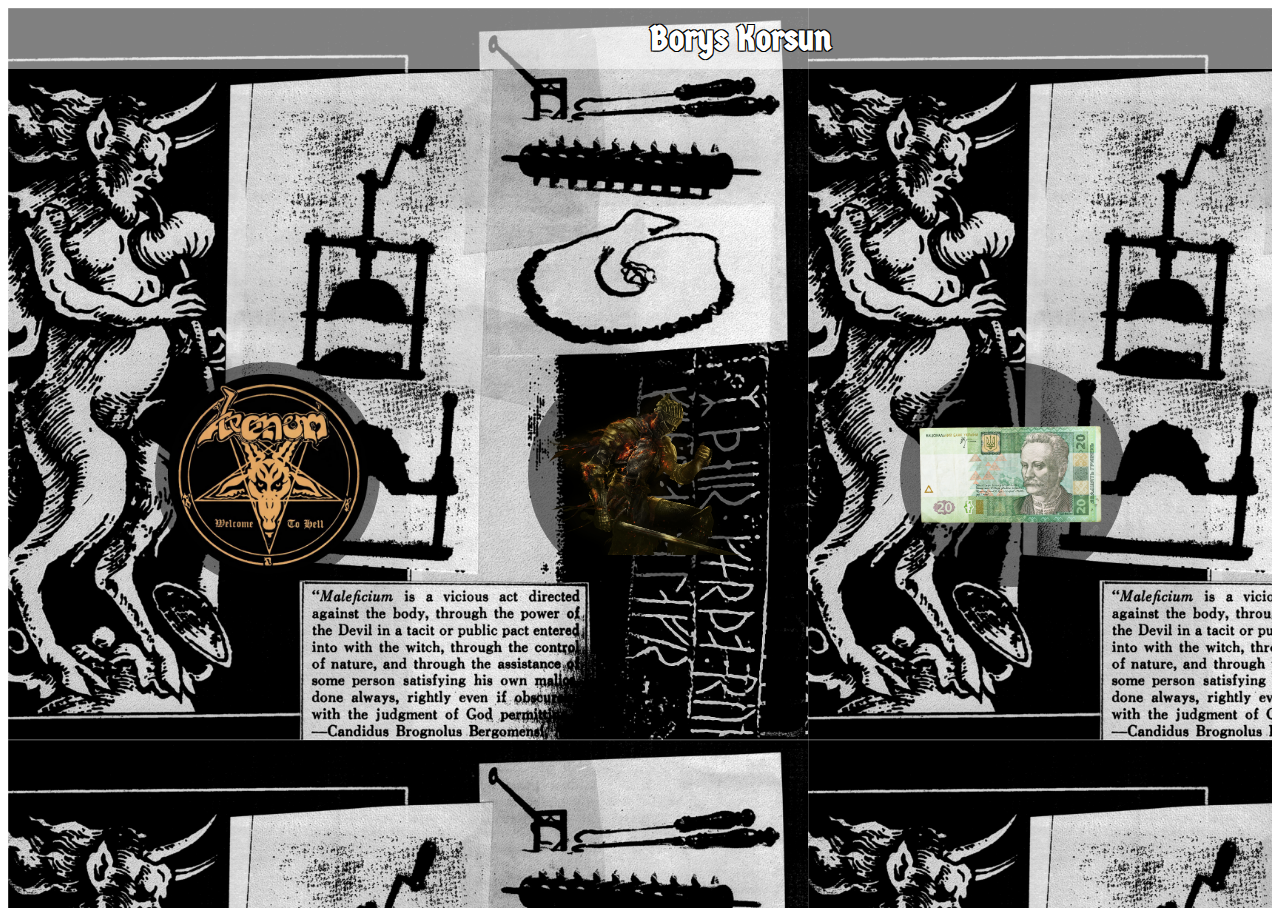
<file: index.html>
<!DOCTYPE html>
<html lang="en">
<head>
    <meta charset="UTF-8">
    <meta name="viewport" content="width=device-width, initial-scale=1.0">
    <link rel="preconnect" href="https://fonts.googleapis.com">
    <link rel="preconnect" href="https://fonts.gstatic.com" crossorigin>
    <link
        href="https://fonts.googleapis.com/css2?family=Germania+One&family=Saira:ital,wght@0,100..900;1,100..900&display=swap"
        rel="stylesheet">
    <link rel="stylesheet" href="https://cdnjs.cloudflare.com/ajax/libs/modern-normalize/3.0.1/modern-normalize.min.css"
        integrity="sha512-q6WgHqiHlKyOqslT/lgBgodhd03Wp4BEqKeW6nNtlOY4quzyG3VoQKFrieaCeSnuVseNKRGpGeDU3qPmabCANg=="
        crossorigin="anonymous" referrerpolicy="no-referrer" />
    <link rel="stylesheet" href="./css/style.css">
    <title>Greets</title>
</head>
<body>
    <div class="main-page">
        <div class="main-title-div">
            <h1 class="main-title title">Borys Korsun</h1>
        </div>
            <ul class="main-list list">
                <li class="item">
                    <a class="link" href="./black-metal.html">
                        <div class="main-list-div">
                            <img class="venom-img icon" src="./img/venom.png" alt="">
                        </div>
                    </a>
                </li>
                <li class="item">
                    <a class="link" href="./ds3.html">
                        <div class="main-list-div">
                            <img class="ds3-knight-img icon" src="./img/ds3-knight.png" alt="">
                        </div>
                    </a>
                </li>
                <li class="item">
                    <a class="link" href="./residency.html">
                        <div class="main-list-div">
                            <img class="hryvnia-img icon" src="./img/hryvnia.png" alt="">
                        </div>
                    </a>
                </li>
            </ul>
    </div>
</body>
</html>
</file>
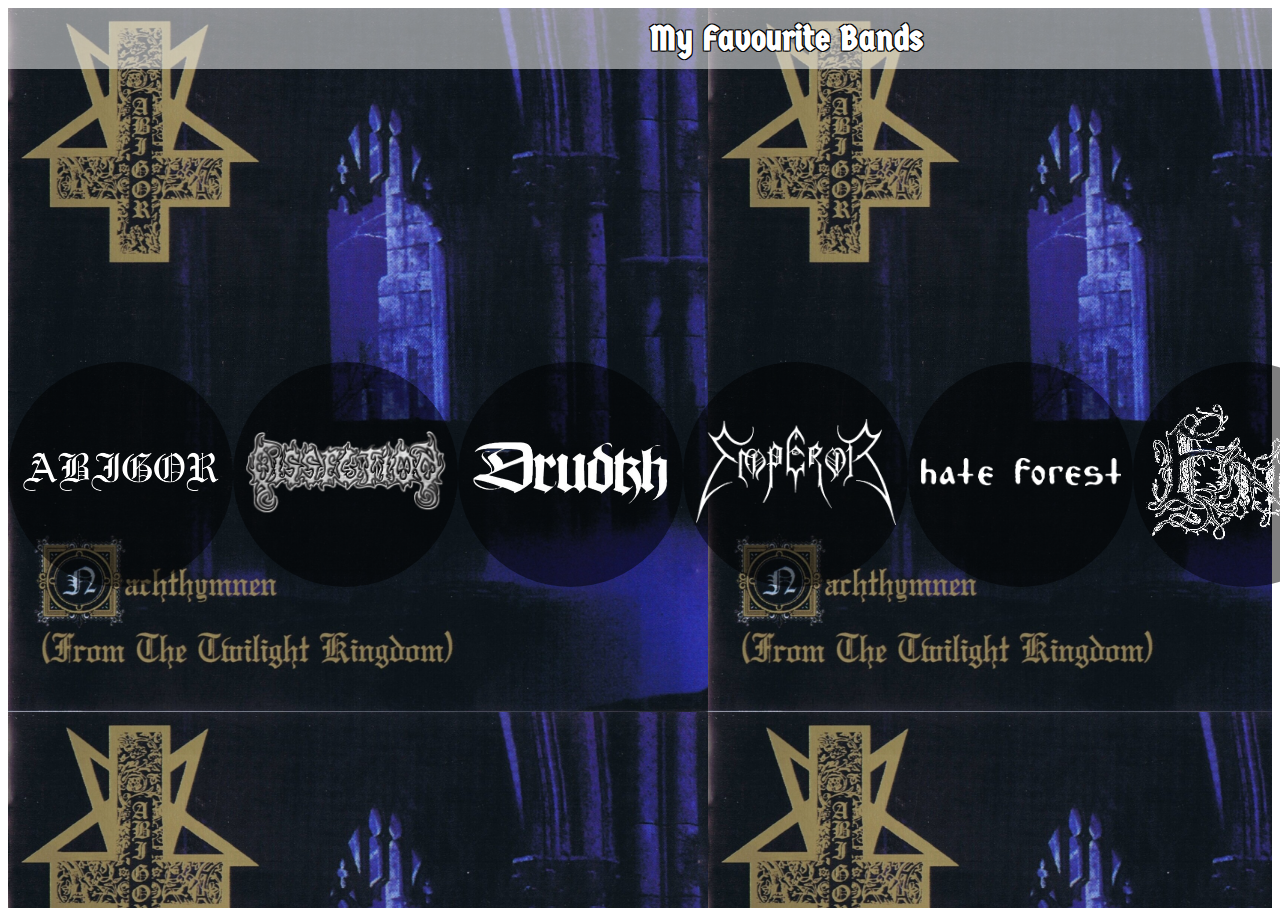
<file: black-metal.html>
<!DOCTYPE html>
<html lang="en">
<head>
    <meta charset="UTF-8">
    <meta name="viewport" content="width=device-width, initial-scale=1.0">
    <link rel="preconnect" href="https://fonts.googleapis.com">
    <link rel="preconnect" href="https://fonts.gstatic.com" crossorigin>
    <link
        href="https://fonts.googleapis.com/css2?family=Germania+One&family=Saira:ital,wght@0,100..900;1,100..900&display=swap"
        rel="stylesheet">
    <link rel="stylesheet" href="https://cdnjs.cloudflare.com/ajax/libs/modern-normalize/3.0.1/modern-normalize.min.css"
        integrity="sha512-q6WgHqiHlKyOqslT/lgBgodhd03Wp4BEqKeW6nNtlOY4quzyG3VoQKFrieaCeSnuVseNKRGpGeDU3qPmabCANg=="
        crossorigin="anonymous" referrerpolicy="no-referrer" />
    <link rel="stylesheet" href="./css/style.css">
    <title>Black Metal</title>
</head>
<body>
    <div class="bm-page">
            <div class="bm-title-div">
                <a class="link" href="./index.html">
                    <h2 class="bm-title title">My Favourite Bands</h1>
                </a>
            </div>
            <ul class="bm-list list">
                <li class="item">
                    <div class="bm-list-div">
                        <a target="_blank" href="https://youtu.be/vl_LTFVnwMo">
                            <img class="icon" src="./img/abigor-logo.png" alt="">
                        </a>
                    </div>
                </li>
                <li class="item">
                    <div class="bm-list-div">
                        <a target="_blank" href="https://youtu.be/1zG8DL4ic0A">
                            <img class="icon" src="./img/dissection-logo.png" alt="">
                        </a>
                    </div>
                </li>
                <li class="item">
                    <div class="bm-list-div">
                        <a target="_blank" href="https://www.youtube.com/watch?v=lPKUxiQUnrQ&list=RDlPKUxiQUnrQ&start_radio=1">
                            <img class="icon" src="./img/drudkh_logo.png" alt="">
                        </a>
                    </div>
                </li>
                <li class="item">
                    <div class="bm-list-div">
                        <a target="_blank" href="https://youtu.be/2axi_m0BD-o">
                            <img class="icon" src="./img/emperor-logo-bright.png" alt="">
                        </a>
                    </div>
                </li>
                <li class="item">
                    <div class="bm-list-div">
                        <a target="_blank" href="https://youtu.be/9l5mZ3i6CUg">
                            <img class="icon" src="./img/hateforest-logo-bright.png" alt="">
                        </a>
                    </div>
                </li>
                <li class="item">
                    <div class="bm-list-div">
                        <a target="_blank" href="https://youtu.be/kuOSFoDVv_A">
                            <img class="icon" src="./img/enid-logoo.png" alt="">
                        </a>
                    </div>
                </li>
                <li class="item">
                    <div class="bm-list-div">
                        <a target="_blank" href="https://youtu.be/lbtFq8A8XJE">
                            <img class="icon" src="./img/nokt-logo.png" alt="">
                        </a>
                    </div>
                </li>
            </ul>
    </div>
</body>
</html>
</file>
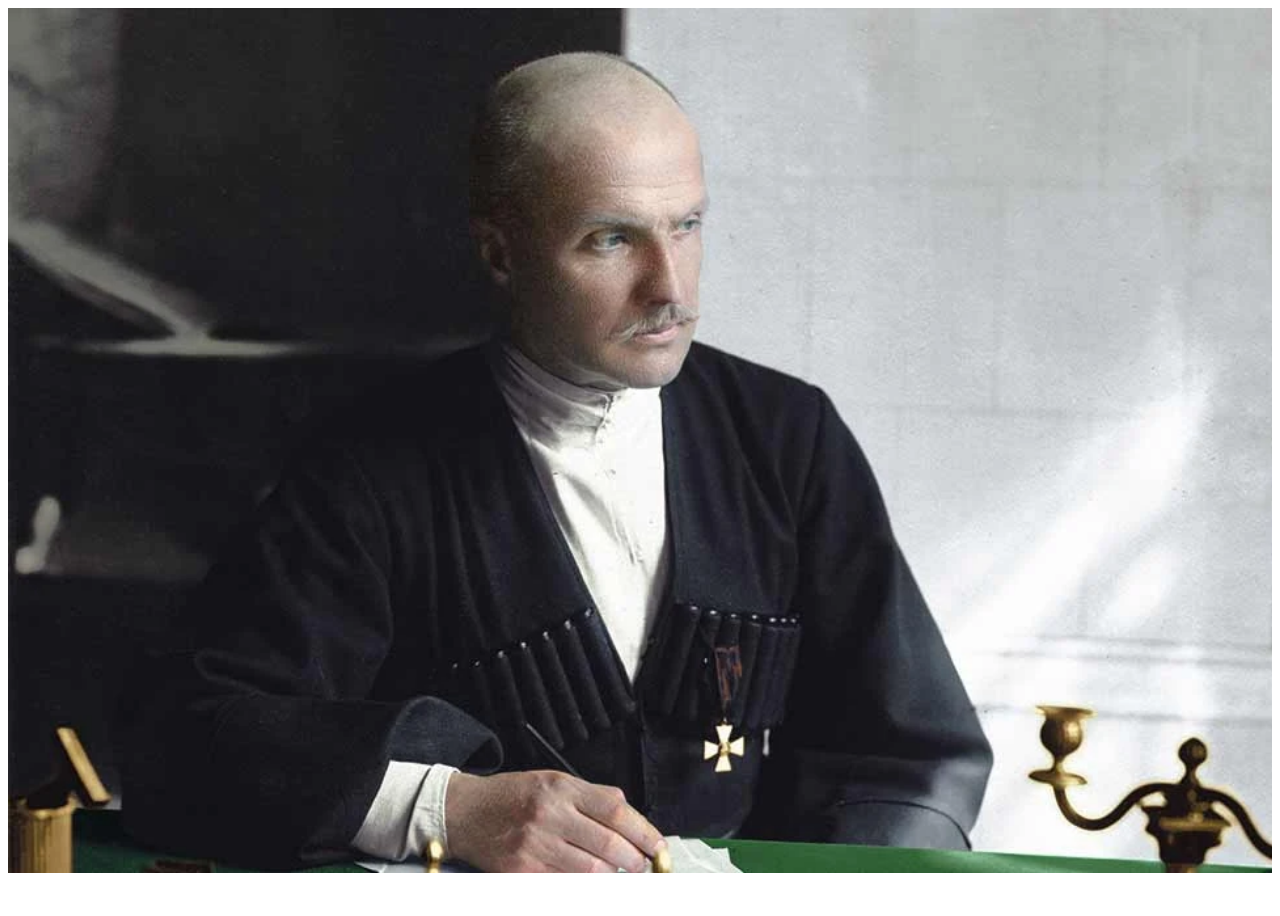
<file: residency.html>
<!DOCTYPE html>
<html lang="en">
<head>
    <meta charset="UTF-8">
    <meta name="viewport" content="width=device-width, initial-scale=1.0">
    <link rel="preconnect" href="https://fonts.googleapis.com">
    <link rel="preconnect" href="https://fonts.gstatic.com" crossorigin>
    <link
        href="https://fonts.googleapis.com/css2?family=Germania+One&family=Saira:ital,wght@0,100..900;1,100..900&display=swap"
        rel="stylesheet">
    <link rel="stylesheet" href="https://cdnjs.cloudflare.com/ajax/libs/modern-normalize/3.0.1/modern-normalize.min.css"
        integrity="sha512-q6WgHqiHlKyOqslT/lgBgodhd03Wp4BEqKeW6nNtlOY4quzyG3VoQKFrieaCeSnuVseNKRGpGeDU3qPmabCANg=="
        crossorigin="anonymous" referrerpolicy="no-referrer" />
    <link rel="stylesheet" href="./css/style.css">
    <title>Residency</title>
</head>
<body>
    <div class="residency-page">
        <a target="_blank" href="https://youtu.be/q5MyOZ4VQRk">
            <img class="residency-vusa" src="./img/skoropadskyi-vusa.png" alt="">
        </a>
    </div>
</body>
</html>
</file>
<file: css/style.css>
.main-page {
  background-image: url("/img/burial.jpg");
  background-position: cover;
  background-size: 800px;
  height: 100vh;
}

.bm-page {
  background-image: url("/img/abigor-bg.jpg");
  background-position: cover;
  background-size: 700px;
  height: 100vh;
}

.ds3-page {
    background-image: url("/img/ds3-background.png");
    background-position: cover;
    background-repeat: no-repeat;
    background-size: 1540px;
    height: 100vh;
}

.residency-page {
      background-image: url("/img/skoropaskyi-img.jpg");
      background-position: cover;
      background-repeat: no-repeat;
      background-size: 1310px;
      height: 100vh;
}

.main-title,
.bm-title {
  display: inline-block;
  font-family: "Germania One", sans-serif;
  font-size: 35px;
  
  margin: 0;
  margin-left: 50%;
}

.main-title-div,
.bm-title-div {
  color: white;
  text-shadow: -1px -1px 0 #000, 1px -1px 0 #000, -1px 1px 0 #000, 1px 1px 0 #000;
  width: 100%;
  background-color: rgb(255, 255, 255, 0.5);
  padding: 10px;
}

.link {
  color: white;
}

.list {
  list-style: none;
  padding: 0;
  margin: 0;
}

.main-list,
.bm-list {
  display: flex;
  justify-content: space-evenly;
  align-items: center;

  width: 100%;
  height: 90%;
}

.main-list-div,
.bm-list-div {
  display: flex;
  align-items: center;
  justify-content: center;

  width: 225px;
  height: 225px;
  border-radius: 50%;
  background-color: rgb(0, 0, 0, 0.5);

  transition: transform 330ms ease-in-out;
}

.main-list-div:hover,
.main-list-div:focus,
.bm-list-div:hover,
.bm-list-div:focus {
  transform: scale(1.2);
}

.icon {
  width: 200px;

  /* transition: transform 330ms ease-in-out; */
}
/* 
.icon:hover,
.icon:focus {
  transform: scale(1.2);
} */

.ds3-character {
  width: 535px;
  margin-left: 825px;

  transition: transform 330ms ease-in-out;
}

.ds3-character:hover,
.ds3-character:focus {
  transform: scale(1.1);
}

.ds3-div {
  display: flex;
}

.residency-vusa {
  margin-left: 600px;
  margin-top: 290px;
  width: 100px;

  transition: transform 330ms ease-in-out;
}

.residency-vusa:hover,
.residency-vusa:focus {
  transform: scale(1.8);
}
</file>
